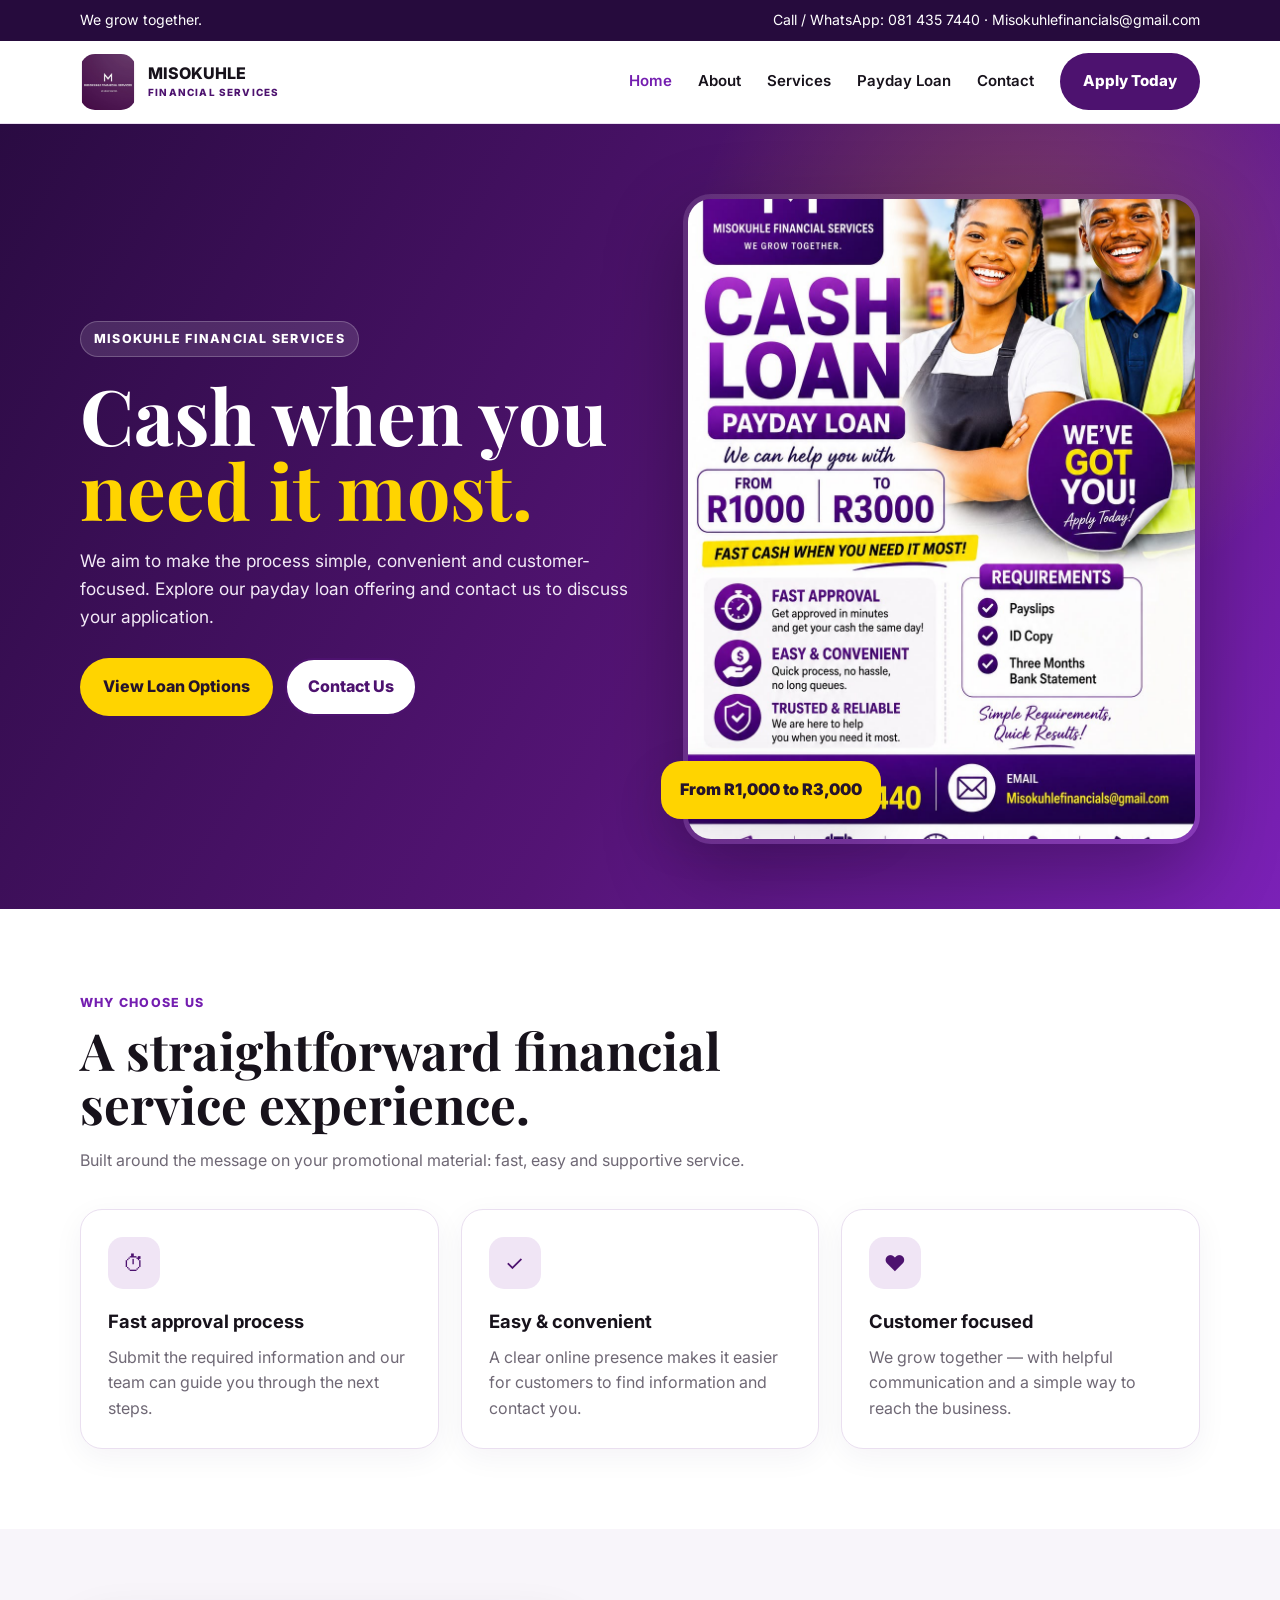
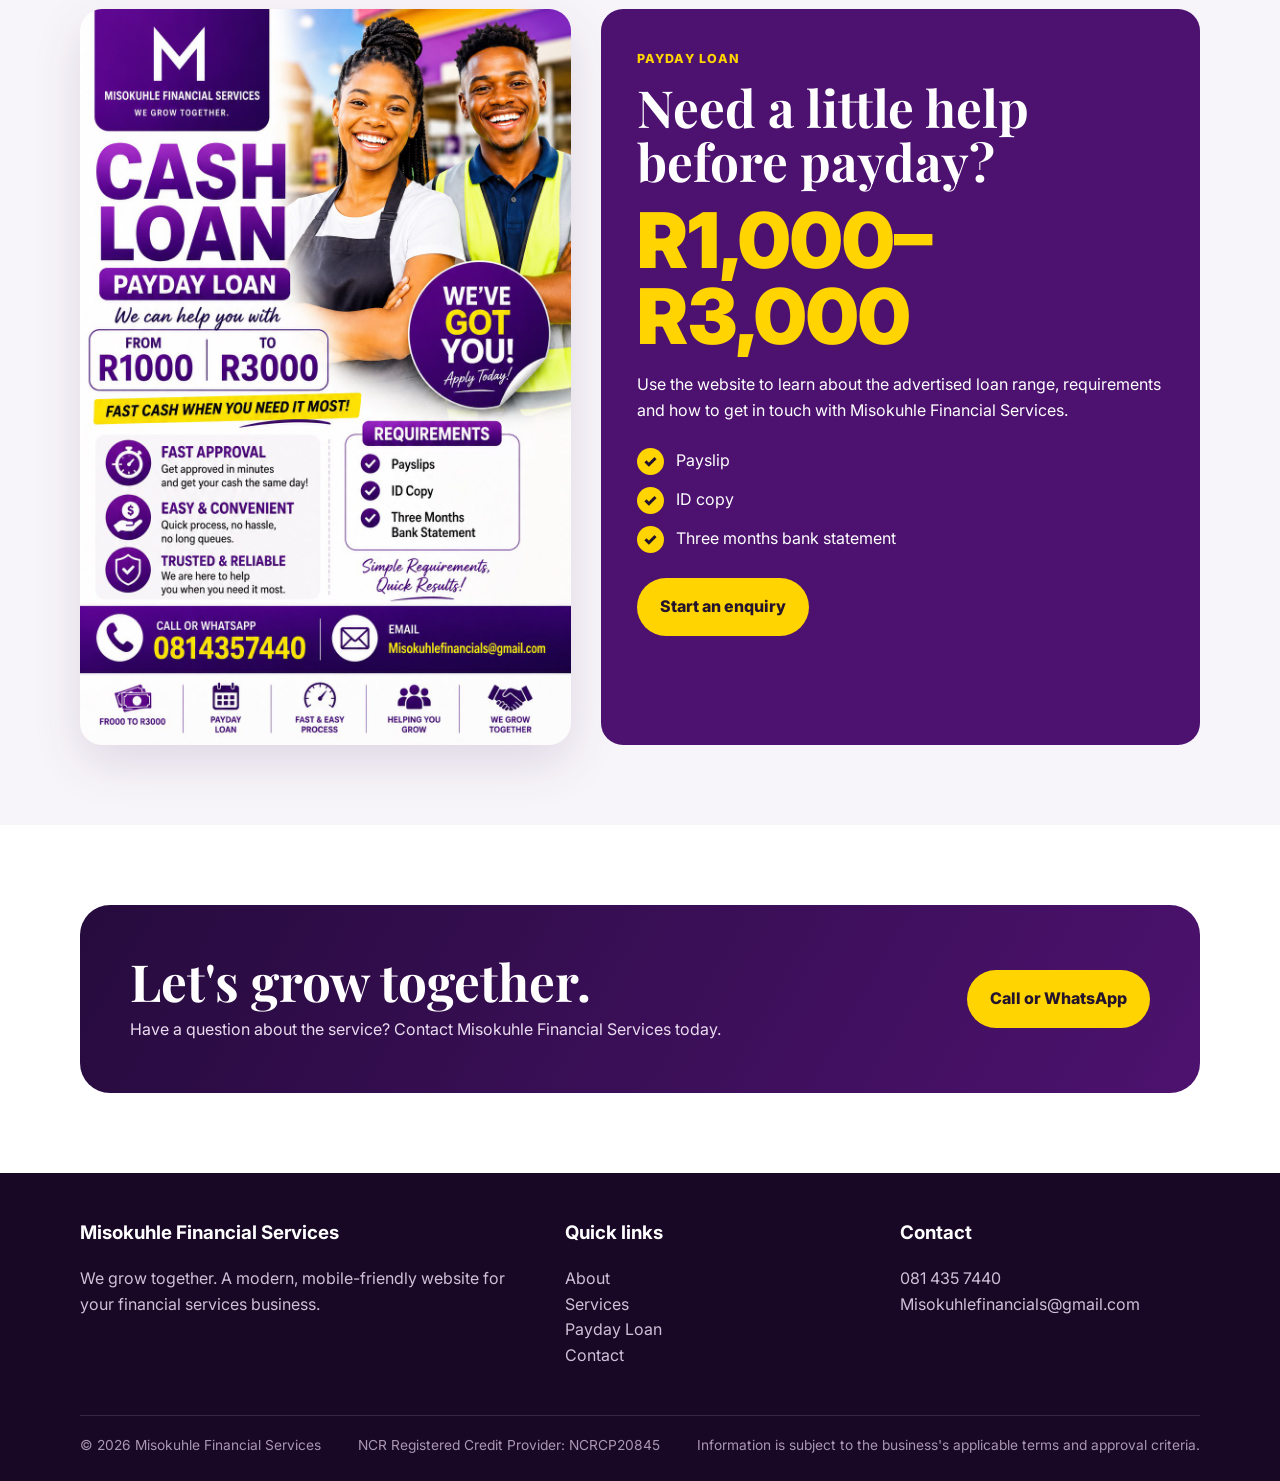
<file: index.html>
<!doctype html>
<html lang="en">
  <head>
<meta charset="utf-8">
    <meta name="viewport" content="width=device-width,initial-scale=1">
    <meta name="google-site-verification" content="XDMbJC_GPH2QNlP0ft5ZRGDHJkAx-Px9Sd1CQl7_Btw" />
<title>Misokuhle Financial Services | We Grow Together</title>
    
 <link rel="icon" type="image/x-icon" href="images/favicon.ico">
<link rel="icon" type="image/png" href="images/favicon.png">
    
<meta name="description" content="Misokuhle Financial Services — simple, convenient payday loan enquiries and customer support.">
<meta name="google-site-verification" content="72QOqhxww5GZtpNJKrFPRZSLm8J2vhiIyTwsrJIJx3A" />
  
<link rel="stylesheet" href="CSS/style.css">
</head><body>
<div class="topbar"><div class="container"><span>We grow together.</span><span>Call / WhatsApp: 081 435 7440 · Misokuhlefinancials@gmail.com</span></div></div>
<header class="navbar"><div class="container nav-inner">
<a class="brand" href="index.html"><img src="images/logo.jpg" alt="Misokuhle Financial Services logo"><span>MISOKUHLE<small>FINANCIAL SERVICES</small></span></a>
<button class="menu-btn" aria-label="Open menu" aria-expanded="false">☰</button>
<nav class="nav-links"><a class="active" href="index.html">Home</a><a href="about.html">About</a><a href="services.html">Services</a><a href="loans.html">Payday Loan</a><a href="contact.html">Contact</a><a class="btn btn-primary" href="apply.html">Apply Today</a></nav>
</div></header>

<main>
<section class="hero"><div class="container hero-grid">
<div>
<span class="eyebrow">Misokuhle Financial Services</span>
<h1>Cash when you <span>need it most.</span></h1>
<p>We aim to make the process simple, convenient and customer-focused. Explore our payday loan offering and contact us to discuss your application.</p>
<div class="hero-actions"><a class="btn btn-yellow" href="loans.html">View Loan Options</a><a class="btn btn-outline" href="contact.html">Contact Us</a></div>
</div>
<div class="hero-card"><img src="images/loan-flyer.jpg" alt="Misokuhle Financial Services payday loan promotional flyer"><div class="badge">From R1,000 to R3,000</div></div>
</div></section>

<section class="section"><div class="container">
<div class="section-head"><span class="kicker">Why choose us</span><h2>A straightforward financial service experience.</h2><p>Built around the message on your promotional material: fast, easy and supportive service.</p></div>
<div class="cards">
<div class="card"><div class="card-icon">⏱</div><h3>Fast approval process</h3><p>Submit the required information and our team can guide you through the next steps.</p></div>
<div class="card"><div class="card-icon">✓</div><h3>Easy & convenient</h3><p>A clear online presence makes it easier for customers to find information and contact you.</p></div>
<div class="card"><div class="card-icon">♥</div><h3>Customer focused</h3><p>We grow together — with helpful communication and a simple way to reach the business.</p></div>
</div>
</div></section>

<section class="section alt"><div class="container loan-grid">
<div class="loan-image"><img src="images/loan-flyer.jpg" alt="Payday loan promotional material"></div>
<div class="loan-box"><span class="kicker" style="color:#ffd400">Payday loan</span><h2>Need a little help before payday?</h2><div class="amount">R1,000–R3,000</div><p>Use the website to learn about the advertised loan range, requirements and how to get in touch with Misokuhle Financial Services.</p><div class="requirements">
<div><span class="check">✓</span><span>Payslip</span></div>
<div><span class="check">✓</span><span>ID copy</span></div>
<div><span class="check">✓</span><span>Three months bank statement</span></div>
</div><a class="btn btn-yellow" href="contact.html">Start an enquiry</a></div>
</div></section>

<section class="section"><div class="container"><div class="cta"><div><h2>Let's grow together.</h2><p>Have a question about the service? Contact Misokuhle Financial Services today.</p></div><a class="btn btn-yellow" href="contact.html">Call or WhatsApp</a></div></div></section>
</main>
<footer><div class="container"><div class="footer-grid">
<div><h3>Misokuhle Financial Services</h3><p>We grow together. A modern, mobile-friendly website for your financial services business.</p></div>
<div><h3>Quick links</h3><p><a href="about.html">About</a><br><a href="services.html">Services</a><br><a href="loans.html">Payday Loan</a><br><a href="contact.html">Contact</a></p></div>
<div><h3>Contact</h3><p><a href="tel:+27814357440">081 435 7440</a><br><a href="mailto:Misokuhlefinancials@gmail.com">Misokuhlefinancials@gmail.com</a></p></div>
</div><div class="footer-bottom">
  <span>© 2026 Misokuhle Financial Services</span>
   <span>NCR Registered Credit Provider: NCRCP20845</span>
  
  <span>Information is subject to the business's applicable terms and approval criteria.</span></div></div></footer>
<script src="script.js"></script></body></html>
</file>
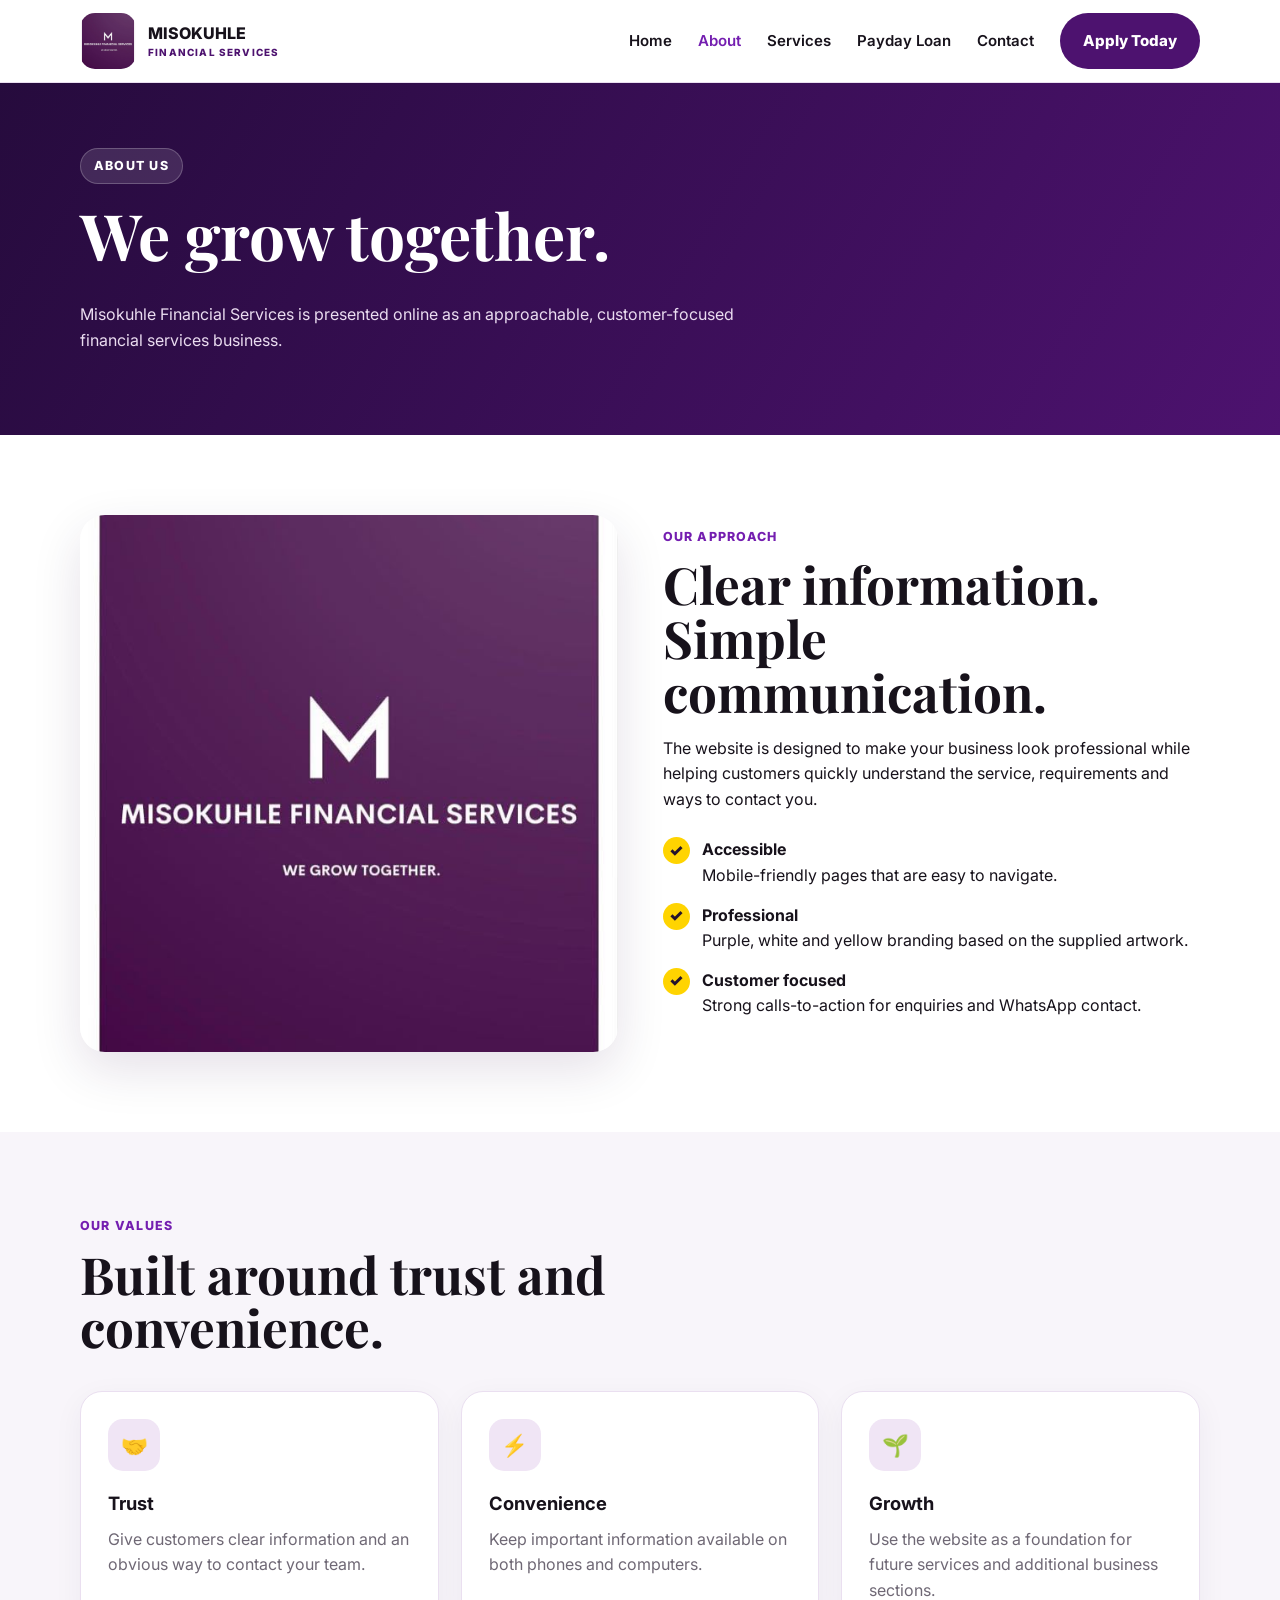
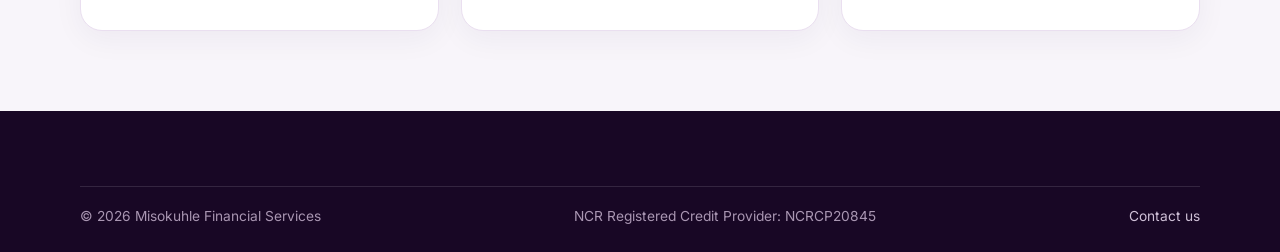
<file: about.html>
<!doctype html>
<html lang="en"><head><meta charset="utf-8"><meta name="viewport" content="width=device-width,initial-scale=1">
  <title>About | Misokuhle Financial Services</title>
  <link rel="icon" href="images/favicon.png">
  <link rel="stylesheet" href="CSS/style.css"></head><body>
<header class="navbar"><div class="container nav-inner"><a class="brand" href="index.html"><img src="images/logo.jpg" alt="Misokuhle Financial Services logo"><span>MISOKUHLE<small>FINANCIAL SERVICES</small></span></a><button class="menu-btn" aria-label="Open menu" aria-expanded="false">☰</button><nav class="nav-links"><a href="index.html">Home</a><a class="active" href="about.html">About</a><a href="services.html">Services</a><a href="loans.html">Payday Loan</a><a href="contact.html">Contact</a><a class="btn btn-primary" href="apply.html">Apply Today</a></nav></div></header>
<section class="page-hero"><div class="container"><span class="eyebrow">About us</span><h1>We grow together.</h1><p>Misokuhle Financial Services is presented online as an approachable, customer-focused financial services business.</p></div></section>
<section class="section"><div class="container about-grid"><div class="about-photo"><img src="images/logo.jpg" alt="Misokuhle Financial Services branding"></div><div><span class="kicker">Our approach</span><h2>Clear information. Simple communication.</h2><p>The website is designed to make your business look professional while helping customers quickly understand the service, requirements and ways to contact you.</p><ul class="list"><li><span class="check">✓</span><div><strong>Accessible</strong> Mobile-friendly pages that are easy to navigate.</div></li><li><span class="check">✓</span><div><strong>Professional</strong> Purple, white and yellow branding based on the supplied artwork.</div></li><li><span class="check">✓</span><div><strong>Customer focused</strong> Strong calls-to-action for enquiries and WhatsApp contact.</div></li></ul></div></div></section>
<section class="section alt"><div class="container"><div class="section-head"><span class="kicker">Our values</span><h2>Built around trust and convenience.</h2></div><div class="cards"><div class="card"><div class="card-icon">🤝</div><h3>Trust</h3><p>Give customers clear information and an obvious way to contact your team.</p></div><div class="card"><div class="card-icon">⚡</div><h3>Convenience</h3><p>Keep important information available on both phones and computers.</p></div><div class="card"><div class="card-icon">🌱</div><h3>Growth</h3><p>Use the website as a foundation for future services and additional business sections.</p></div></div></div></section>
<footer>
  <div class="container">
    <div class="footer-bottom">
      <span>© 2026 Misokuhle Financial Services</span>
      <span>NCR Registered Credit Provider: NCRCP20845</span>
      <span><a href="contact.html">Contact us</a></span>
    </div>
  </div>
</footer><script src="script.js"></script>
</body>
</html>
</file>
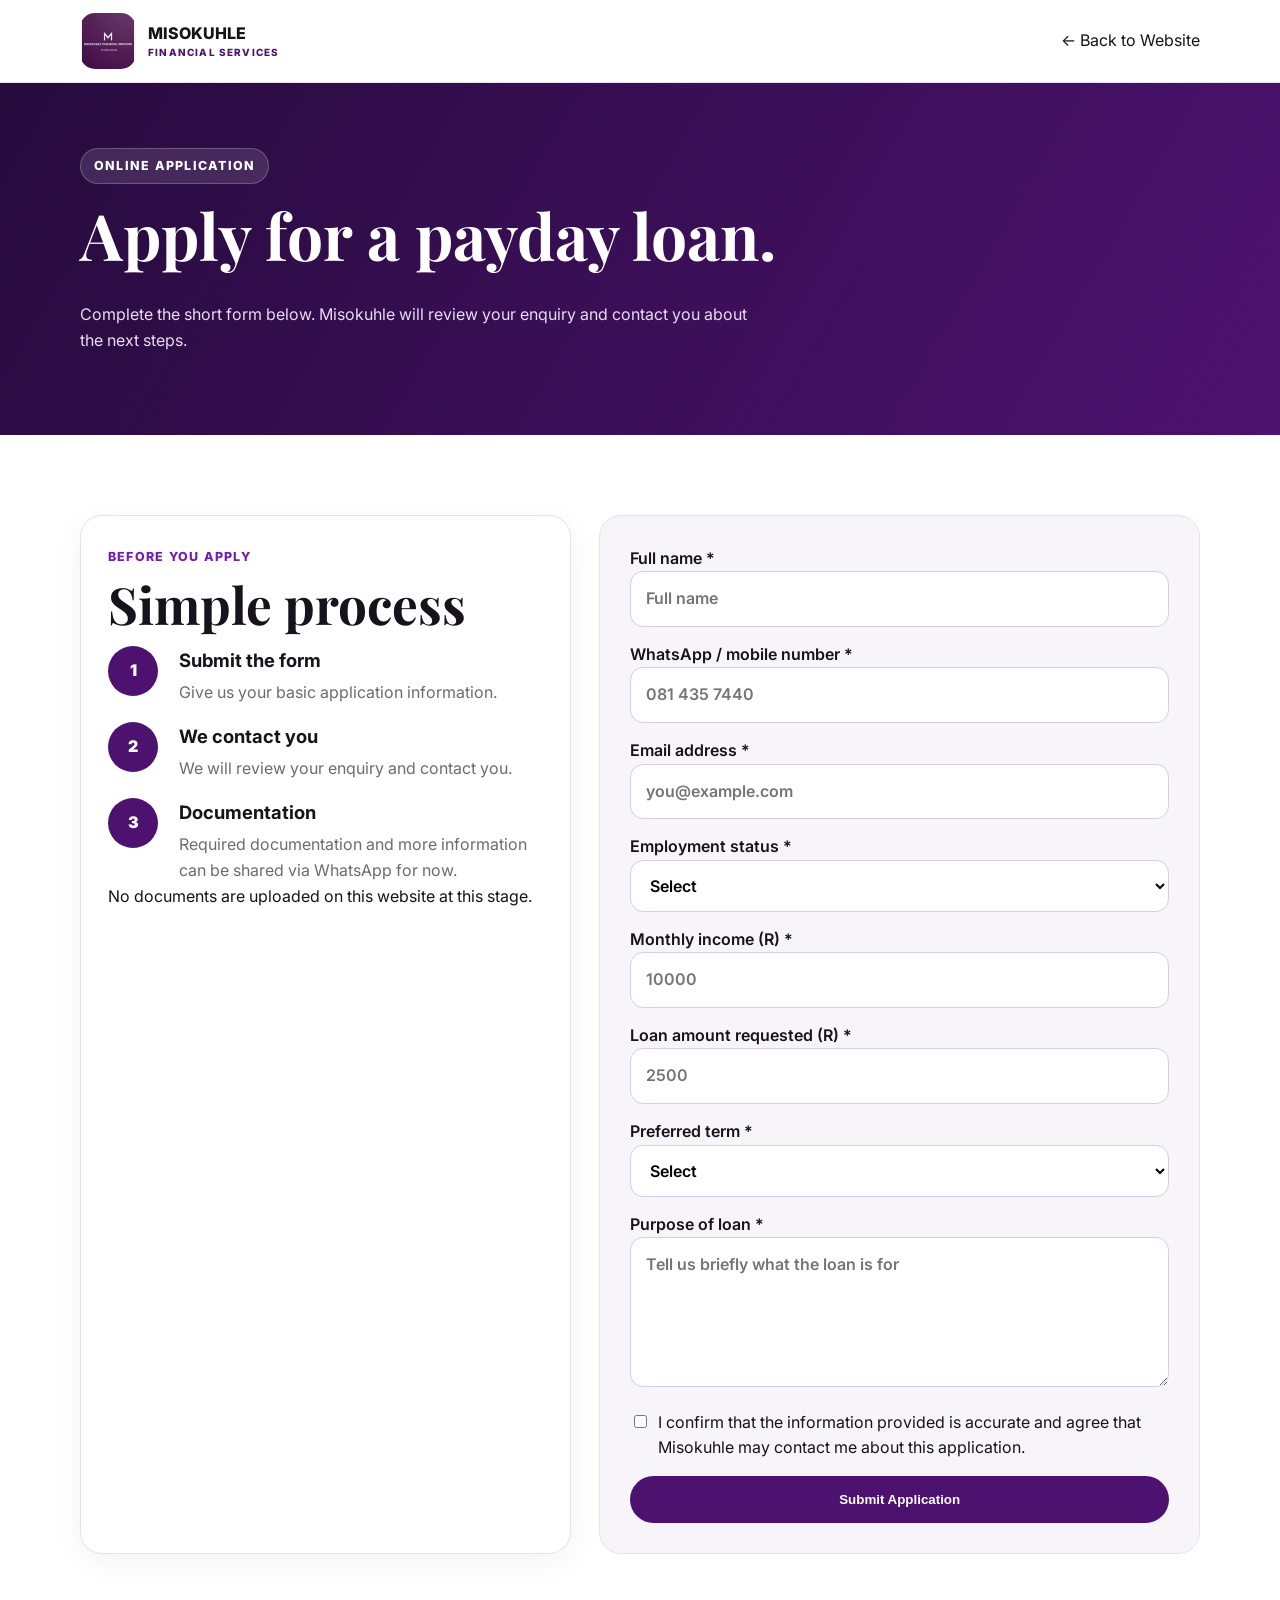
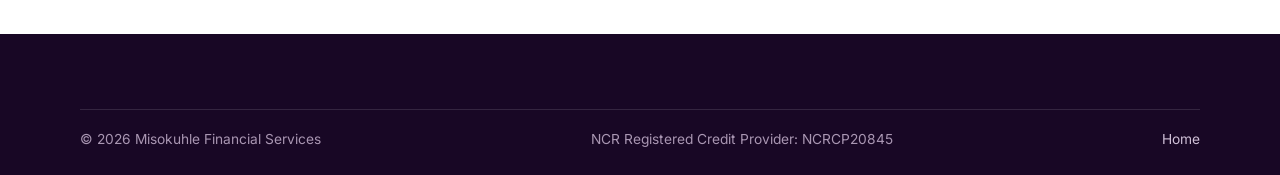
<file: apply.html>
<!doctype html><html lang="en"><head><meta charset="utf-8"><meta name="viewport" content="width=device-width,initial-scale=1">
  <title>Apply Online | Misokuhle Financial Services</title>
 <link rel="icon" href="images/favicon.png">
  <link rel="stylesheet" href="CSS/style.css"></head><body>
<header class="navbar"><div class="container nav-inner"><a class="brand" href="index.html"><img src="images/logo.jpg" alt="Misokuhle Financial Services logo"><span>MISOKUHLE<small>FINANCIAL SERVICES</small></span></a><a href="index.html">← Back to Website</a></div></header>
<section class="page-hero"><div class="container"><span class="eyebrow">Online application</span><h1>Apply for a payday loan.</h1><p>Complete the short form below. Misokuhle will review your enquiry and contact you about the next steps.</p></div></section>
<section class="section"><div class="container contact-grid"><div class="card"><span class="kicker">Before you apply</span><h2>Simple process</h2><div class="steps"><div class="step"><div><h3>Submit the form</h3><p>Give us your basic application information.</p></div></div><div class="step"><div><h3>We contact you</h3><p>We will review your enquiry and contact you.</p></div></div><div class="step"><div><h3>Documentation</h3><p>Required documentation and more information can be shared via WhatsApp for now.</p></div></div></div><div class="notice">No documents are uploaded on this website at this stage.</div></div>
<div class="contact-card"><form id="applicationForm" class="form"><label>Full name *<input required name="name" placeholder="Full name"></label><label>WhatsApp / mobile number *<input required name="phone" placeholder="081 435 7440"></label><label>Email address *<input required type="email" name="email" placeholder="you@example.com"></label><label>Employment status *<select required name="employment"><option value="">Select</option><option>Employed</option><option>Self-employed</option><option>Other</option></select></label><label>Monthly income (R) *<input required type="number" min="0" name="income" placeholder="10000"></label><label>Loan amount requested (R) *<input required type="number" min="1000" max="3000" step="100" name="amount" placeholder="2500"></label><label>Preferred term *<select required name="term"><option value="">Select</option><option>1 month</option><option>2 months</option><option>3 months</option><option>6 months</option></select></label><label>Purpose of loan *<textarea required name="purpose" placeholder="Tell us briefly what the loan is for"></textarea></label><label class="consent"><input required type="checkbox"> I confirm that the information provided is accurate and agree that Misokuhle may contact me about this application.</label><button class="btn btn-primary" type="submit">Submit Application</button></form><div id="submitted" class="success" style="display:none"><h2>Application received</h2><p>Your reference is <strong id="ref"></strong>.</p><p>Please continue on WhatsApp so the team can guide you on documentation and next steps.</p><a id="wa" class="btn btn-yellow" target="_blank" rel="noopener">Continue on WhatsApp</a><p class="small-note">The application has been sent to Misokuhle Financial Services. Please continue on WhatsApp for the next steps.</p></div></div></div></section>
<footer>
  <div class="container">
    <div class="footer-bottom">
      <span>© 2026 Misokuhle Financial Services</span>
      <span>NCR Registered Credit Provider: NCRCP20845</span>
      <span><a href="index.html">Home</a></span>
    </div>
  </div>
</footer>
  <script src="apply.js"></script><script src="script.js"></script>
</body>
</html>
</file>
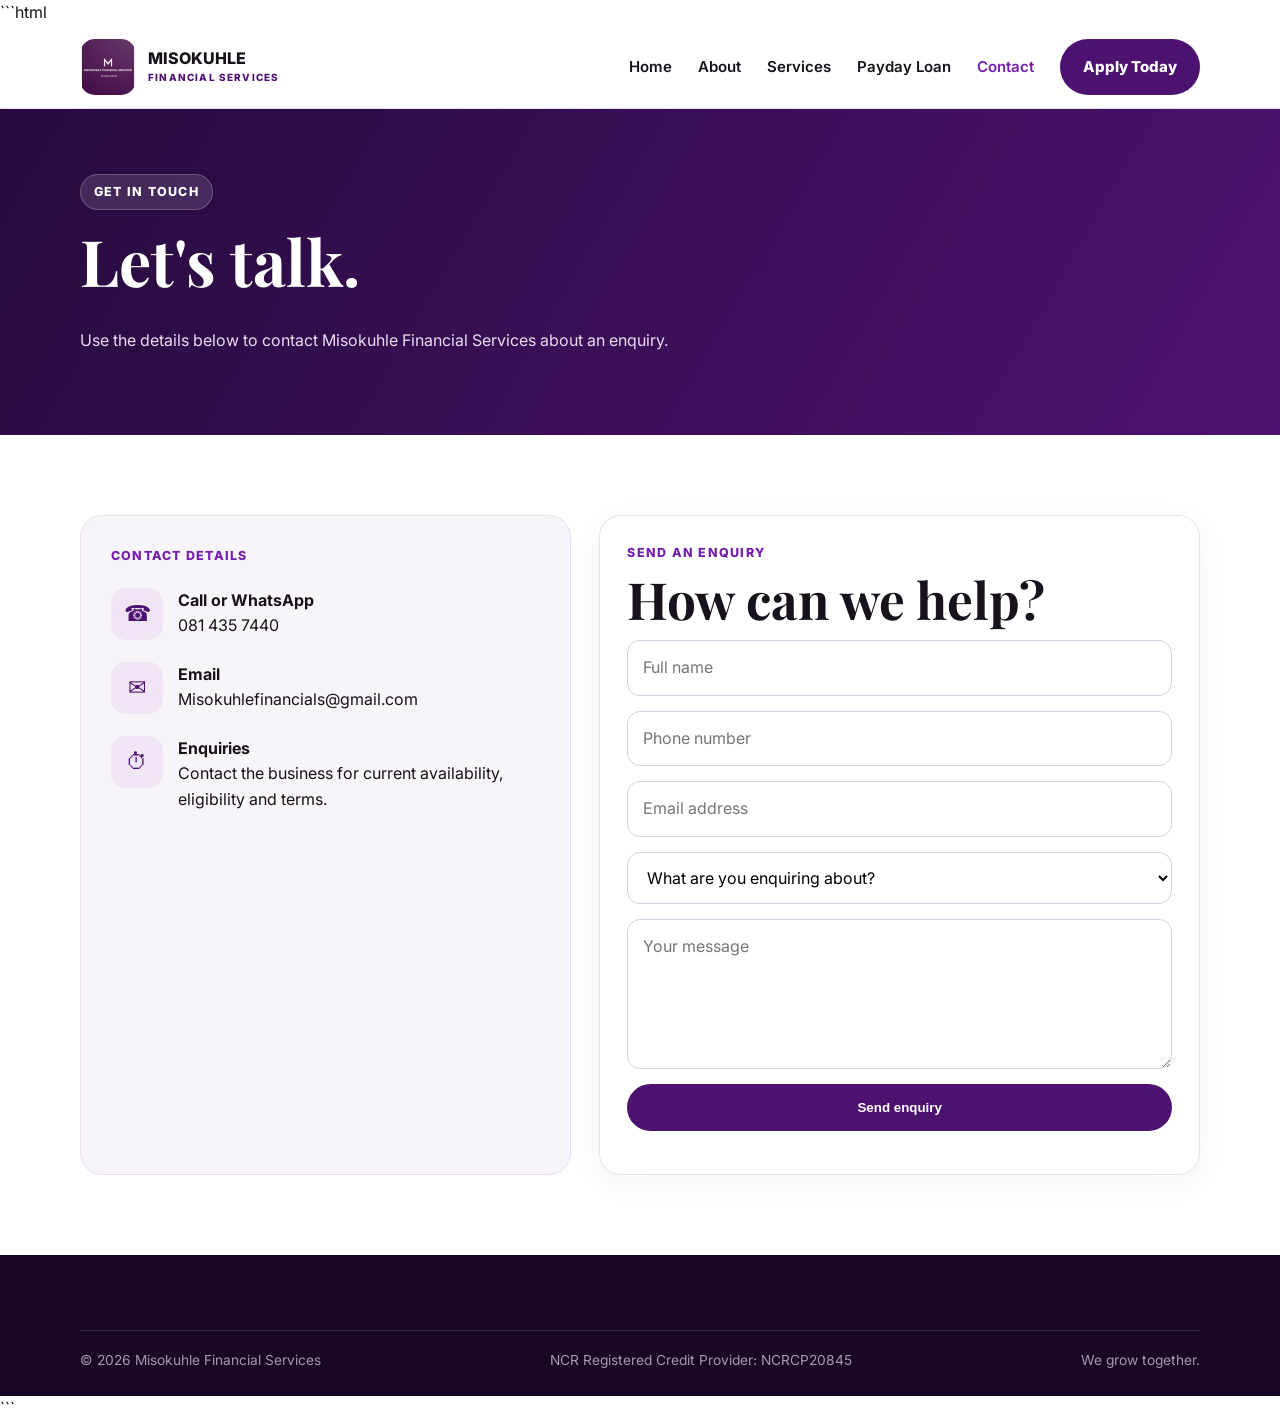
<file: contact.html>
```html
<!doctype html>
<html lang="en">
<head>
  <meta charset="utf-8">
  <meta name="viewport" content="width=device-width,initial-scale=1">
  <title>Contact | Misokuhle Financial Services</title>
  <link rel="icon" href="images/favicon.png">
  <link rel="stylesheet" href="CSS/style.css">
</head>

<body>

<header class="navbar">
  <div class="container nav-inner">
    <a class="brand" href="index.html">
      <img src="images/logo.jpg" alt="Misokuhle Financial Services logo">
      <span>MISOKUHLE<small>FINANCIAL SERVICES</small></span>
    </a>

    <button class="menu-btn" aria-label="Open menu" aria-expanded="false">☰</button>

    <nav class="nav-links">
      <a href="index.html">Home</a>
      <a href="about.html">About</a>
      <a href="services.html">Services</a>
      <a href="loans.html">Payday Loan</a>
      <a class="active" href="contact.html">Contact</a>
      <a class="btn btn-primary" href="apply.html">Apply Today</a>
    </nav>
  </div>
</header>

<section class="page-hero">
  <div class="container">
    <span class="eyebrow">Get in touch</span>
    <h1>Let's talk.</h1>
    <p>Use the details below to contact Misokuhle Financial Services about an enquiry.</p>
  </div>
</section>

<section class="section">
  <div class="container contact-grid">

    <div class="contact-card">
      <span class="kicker">Contact details</span>

      <div class="contact-item">
        <div class="card-icon">☎</div>
        <div>
          <strong>Call or WhatsApp</strong><br>
          <a href="tel:+27814357440">081 435 7440</a>
        </div>
      </div>

      <div class="contact-item">
        <div class="card-icon">✉</div>
        <div>
          <strong>Email</strong><br>
          <a href="mailto:Misokuhlefinancials@gmail.com">Misokuhlefinancials@gmail.com</a>
        </div>
      </div>

      <div class="contact-item">
        <div class="card-icon">⏱</div>
        <div>
          <strong>Enquiries</strong><br>
          Contact the business for current availability, eligibility and terms.
        </div>
      </div>
    </div>

    <div class="card">
      <span class="kicker">Send an enquiry</span>
      <h2>How can we help?</h2>

      <form
        class="form"
        action="https://formsubmit.co/Misokuhlefinancials@gmail.com"
        method="POST"
      >

        <input
          type="hidden"
          name="_subject"
          value="New Website Enquiry - Misokuhle Financial Services"
        >

        <input
          type="hidden"
          name="_template"
          value="table"
        >

        <input
          type="hidden"
          name="_captcha"
          value="false"
        >

        <input
          required
          name="name"
          placeholder="Full name"
        >

        <input
          required
          type="tel"
          name="phone"
          placeholder="Phone number"
        >

        <input
          required
          type="email"
          name="email"
          placeholder="Email address"
        >

        <select required name="enquiry">
          <option value="">What are you enquiring about?</option>
          <option value="Payday loan">Payday loan</option>
          <option value="General information">General information</option>
          <option value="Other">Other</option>
        </select>

        <textarea
          required
          name="message"
          placeholder="Your message"
        ></textarea>

        <button class="btn btn-primary" type="submit">
          Send enquiry
        </button>

      </form>
    </div>

  </div>
</section>

<footer>
  <div class="container">
    <div class="footer-bottom">
      <span>© 2026 Misokuhle Financial Services</span>
      <span>NCR Registered Credit Provider: NCRCP20845</span>
      <span>We grow together.</span>
    </div>
  </div>
</footer>

<script src="script.js"></script>

</body>
</html>
```
</file>
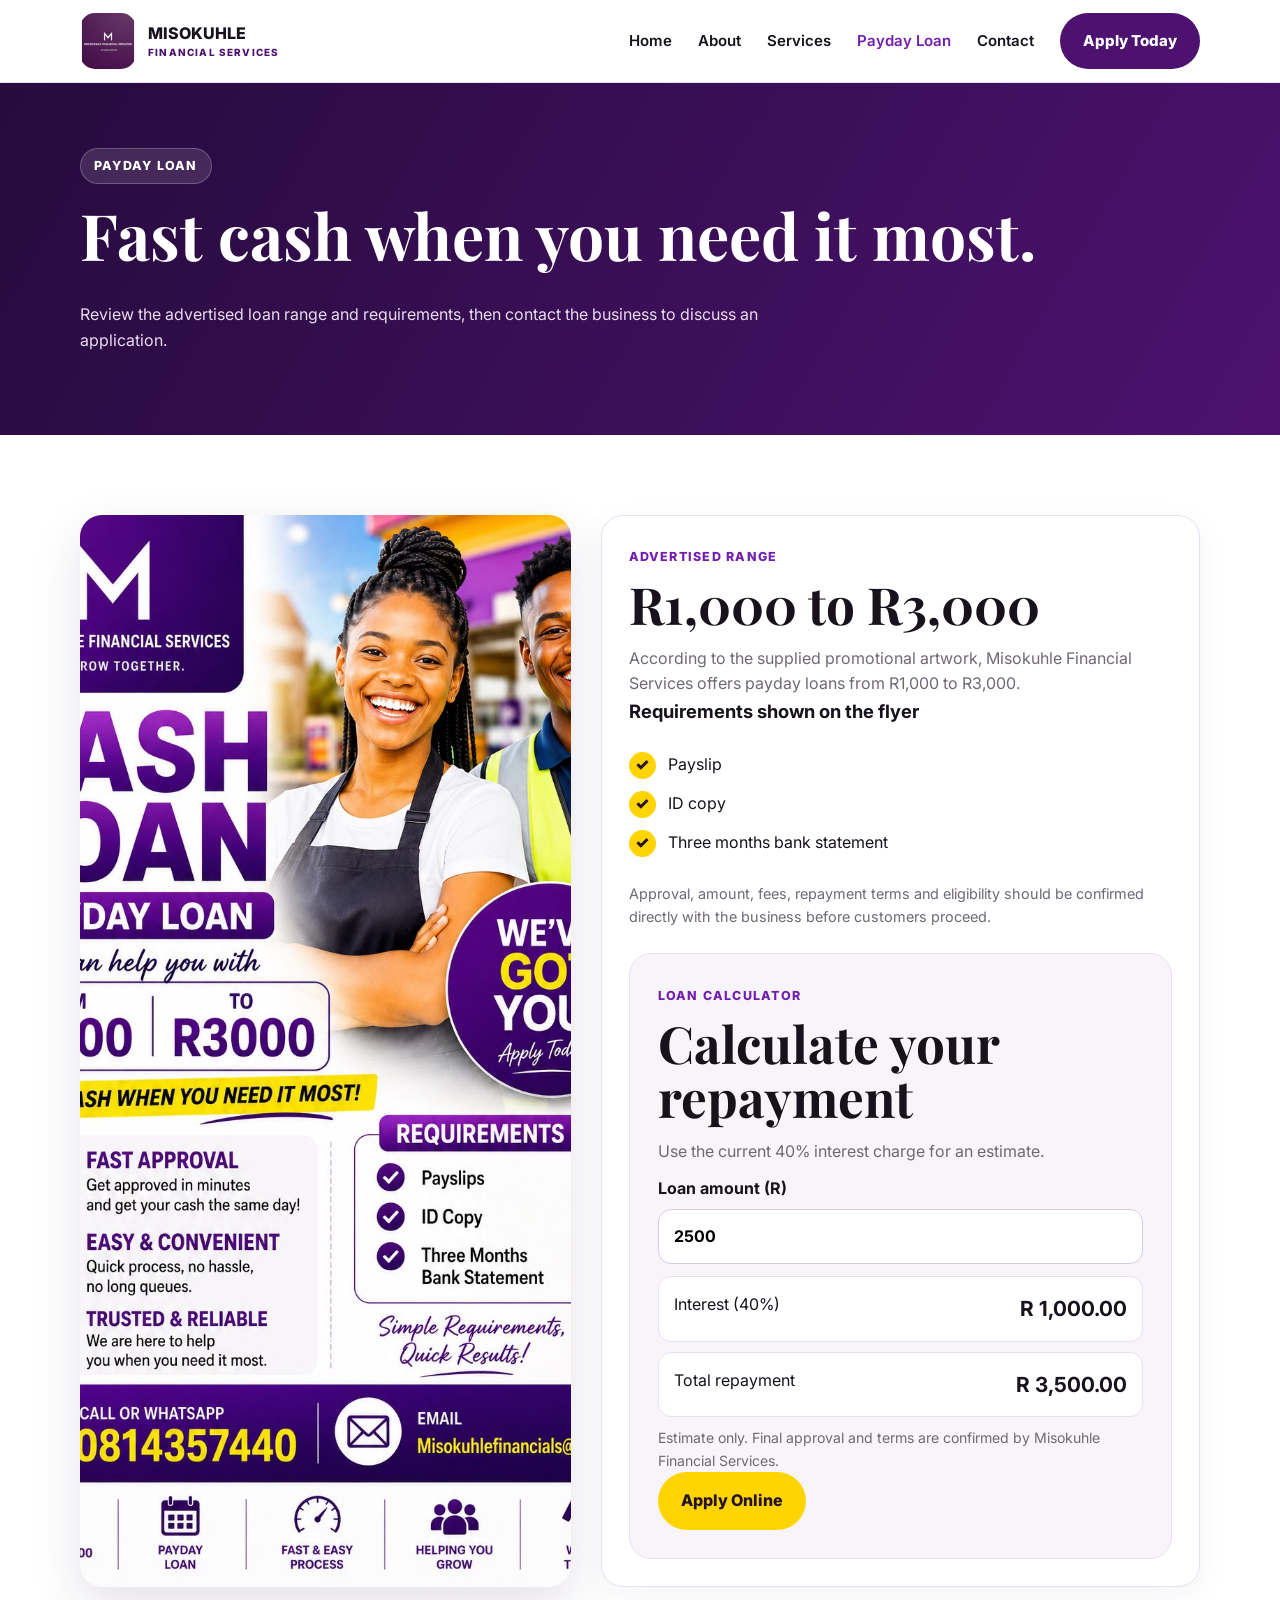
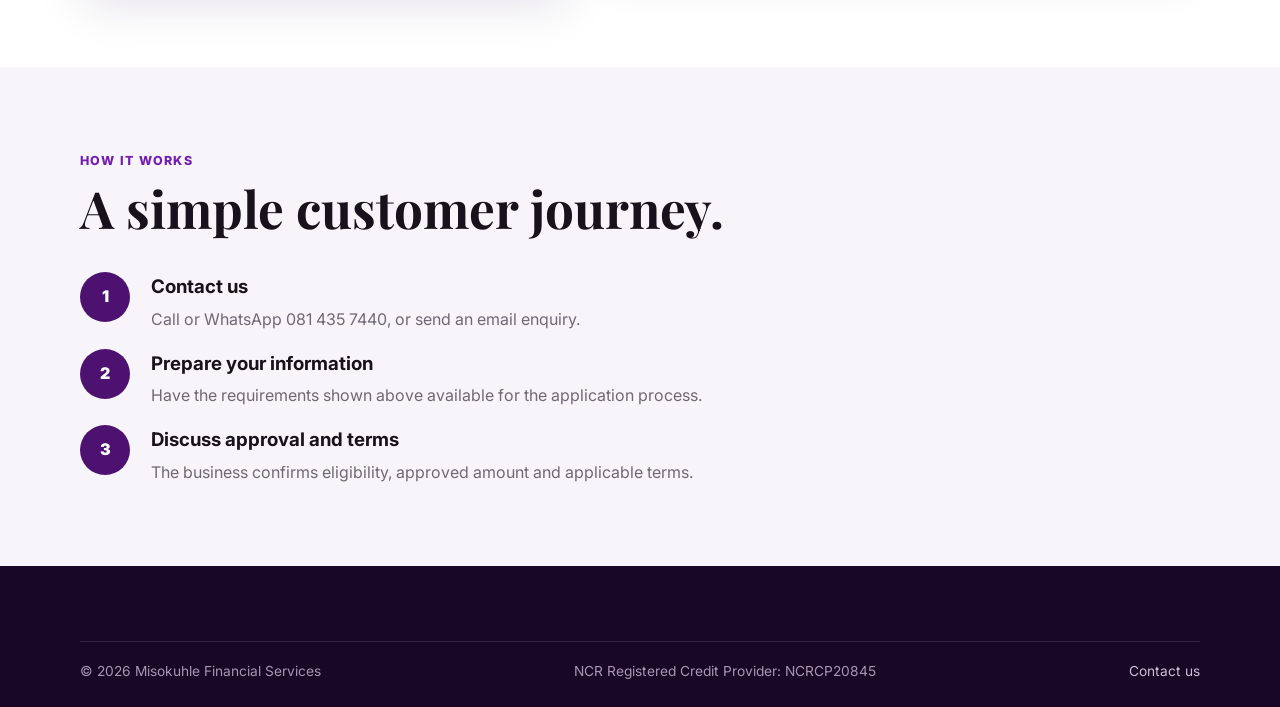
<file: loans.html>
<!doctype html>
<html lang="en"><head><meta charset="utf-8"><meta name="viewport" content="width=device-width,initial-scale=1">
  <title>Payday Loan | Misokuhle Financial Services</title>
  <link rel="icon" href="images/favicon.png">
  <link rel="stylesheet" href="CSS/style.css"></head><body>
<header class="navbar"><div class="container nav-inner"><a class="brand" href="index.html"><img src="images/logo.jpg" alt="Misokuhle Financial Services logo"><span>MISOKUHLE<small>FINANCIAL SERVICES</small></span></a><button class="menu-btn" aria-label="Open menu" aria-expanded="false">☰</button><nav class="nav-links"><a href="index.html">Home</a><a href="about.html">About</a><a href="services.html">Services</a><a class="active" href="loans.html">Payday Loan</a><a href="contact.html">Contact</a><a class="btn btn-primary" href="apply.html">Apply Today</a></nav></div></header>
<section class="page-hero"><div class="container"><span class="eyebrow">Payday loan</span><h1>Fast cash when you need it most.</h1><p>Review the advertised loan range and requirements, then contact the business to discuss an application.</p></div></section>
<section class="section"><div class="container loan-grid"><div class="loan-image"><img src="images/loan-flyer.jpg" alt="Misokuhle payday loan flyer"></div><div class="card"><span class="kicker">Advertised range</span><h2>R1,000 to R3,000</h2><p>According to the supplied promotional artwork, Misokuhle Financial Services offers payday loans from R1,000 to R3,000.</p><h3>Requirements shown on the flyer</h3><div class="requirements"><div><span class="check">✓</span><span>Payslip</span></div><div><span class="check">✓</span><span>ID copy</span></div><div><span class="check">✓</span><span>Three months bank statement</span></div></div><p style="color:var(--muted);font-size:.9rem">Approval, amount, fees, repayment terms and eligibility should be confirmed directly with the business before customers proceed.</p><div class="calculator-box" id="calculator"><span class="kicker">Loan calculator</span><h2>Calculate your repayment</h2><p>Use the current 40% interest charge for an estimate.</p><label>Loan amount (R)<input id="loanAmount" type="number" min="1000" max="3000" step="100" value="2500"></label><div class="calc-result"><span>Interest (40%)</span><strong id="interestAmount">R1,000.00</strong></div><div class="calc-result"><span>Total repayment</span><strong id="totalAmount">R3,500.00</strong></div><p class="small-note">Estimate only. Final approval and terms are confirmed by Misokuhle Financial Services.</p><a class="btn btn-yellow" href="apply.html">Apply Online</a></div></div></div></section>
<section class="section alt"><div class="container"><div class="section-head"><span class="kicker">How it works</span><h2>A simple customer journey.</h2></div><div class="steps"><div class="step"><div><h3>Contact us</h3><p>Call or WhatsApp 081 435 7440, or send an email enquiry.</p></div></div><div class="step"><div><h3>Prepare your information</h3><p>Have the requirements shown above available for the application process.</p></div></div><div class="step"><div><h3>Discuss approval and terms</h3><p>The business confirms eligibility, approved amount and applicable terms.</p></div></div></div></div></section>
<footer>
  <div class="container">
    <div class="footer-bottom">
      <span>© 2026 Misokuhle Financial Services</span>
       <span>NCR Registered Credit Provider: NCRCP20845</span>
      <span><a href="contact.html">Contact us</a></span>
    </div>
  </div>
</footer>
  <script src="calculator.js"></script><script src="script.js"></script>
</body>
</html>
</file>
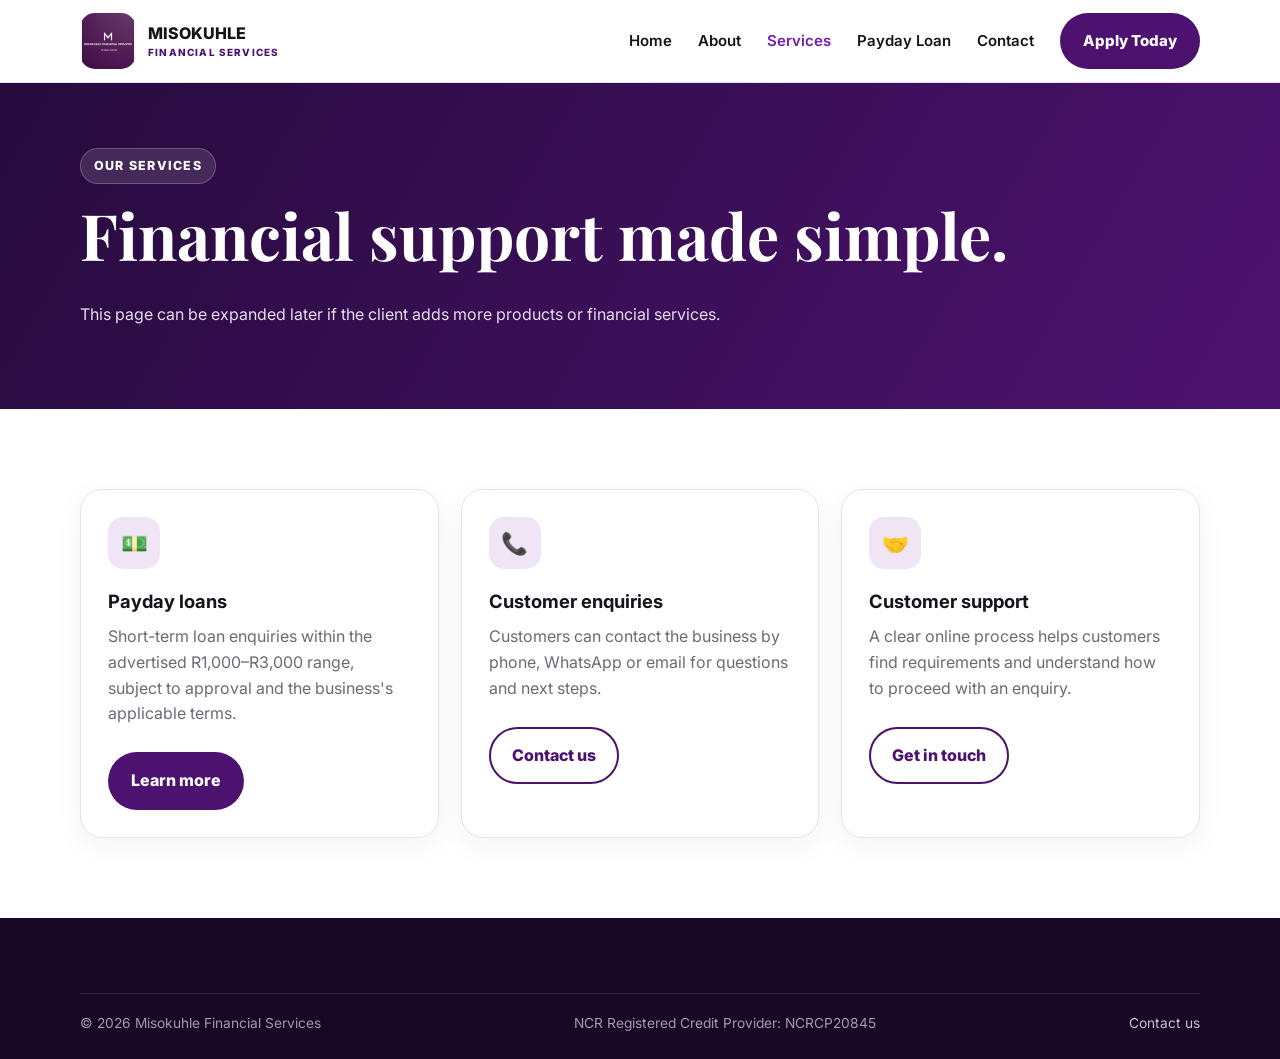
<file: services.html>
<!doctype html>
<html lang="en"><head><meta charset="utf-8"><meta name="viewport" content="width=device-width,initial-scale=1">
  <title>Services | Misokuhle Financial Services</title>
 <link rel="icon" href="images/favicon.png">
  <link rel="stylesheet" href="CSS/style.css"></head><body>
<header class="navbar"><div class="container nav-inner"><a class="brand" href="index.html"><img src="images/logo.jpg" alt="Misokuhle Financial Services logo"><span>MISOKUHLE<small>FINANCIAL SERVICES</small></span></a><button class="menu-btn" aria-label="Open menu" aria-expanded="false">☰</button><nav class="nav-links"><a href="index.html">Home</a><a href="about.html">About</a><a class="active" href="services.html">Services</a><a href="loans.html">Payday Loan</a><a href="contact.html">Contact</a><a class="btn btn-primary" href="apply.html">Apply Today</a></nav></div></header>
<section class="page-hero"><div class="container"><span class="eyebrow">Our services</span><h1>Financial support made simple.</h1><p>This page can be expanded later if the client adds more products or financial services.</p></div></section>
<section class="section"><div class="container"><div class="cards">
<div class="card"><div class="card-icon">💵</div><h3>Payday loans</h3><p>Short-term loan enquiries within the advertised R1,000–R3,000 range, subject to approval and the business's applicable terms.</p><br><a class="btn btn-primary" href="loans.html">Learn more</a></div>
<div class="card"><div class="card-icon">📞</div><h3>Customer enquiries</h3><p>Customers can contact the business by phone, WhatsApp or email for questions and next steps.</p><br><a class="btn btn-outline" href="contact.html">Contact us</a></div>
<div class="card"><div class="card-icon">🤝</div><h3>Customer support</h3><p>A clear online process helps customers find requirements and understand how to proceed with an enquiry.</p><br><a class="btn btn-outline" href="contact.html">Get in touch</a></div>
</div></div></section>
<footer>
  <div class="container">
    <div class="footer-bottom">
      <span>© 2026 Misokuhle Financial Services</span>
       <span>NCR Registered Credit Provider: NCRCP20845</span>
      <span><a href="contact.html">Contact us</a></span>
    </div>
  </div>
</footer>
  <script src="script.js"></script>
</body>
</html>
</file>
<file: CSS/style.css>
@import url('https://fonts.googleapis.com/css2?family=Inter:wght@400;500;600;700;800&family=Playfair+Display:wght@600;700&display=swap');

:root{
  --purple:#4d126f;
  --purple-dark:#260b3d;
  --purple-soft:#741eb0;
  --yellow:#ffd400;
  --ink:#17121b;
  --muted:#6f6875;
  --white:#fff;
  --light:#f8f5fa;
  --line:#eadff0;
  --shadow:0 18px 50px rgba(45,10,65,.12);
  --radius:22px;
}
*{box-sizing:border-box}
html{scroll-behavior:smooth}
body{
  margin:0;
  color:var(--ink);
  background:#fff;
  font-family:Inter,Arial,sans-serif;
  line-height:1.6;
}
img{max-width:100%;display:block}
a{text-decoration:none;color:inherit}
.container{width:min(1120px,92%);margin:auto}
.topbar{
  background:var(--purple-dark);
  color:#fff;
  font-size:.88rem;
}
.topbar .container{display:flex;justify-content:space-between;gap:20px;padding:9px 0}
.navbar{
  position:sticky;top:0;z-index:50;background:rgba(255,255,255,.96);
  backdrop-filter:blur(10px);border-bottom:1px solid var(--line)
}
.nav-inner{min-height:82px;display:flex;align-items:center;justify-content:space-between;gap:30px}
.brand{display:flex;align-items:center;gap:12px;font-weight:800}
.brand img{width:56px;height:56px;border-radius:15px;object-fit:cover}
.brand span{line-height:1.05}
.brand small{display:block;font-size:.62rem;letter-spacing:.12em;color:var(--purple);margin-top:5px}
.nav-links{display:flex;align-items:center;gap:26px;font-weight:600;font-size:.94rem}
.nav-links a:hover,.nav-links a.active{color:var(--purple-soft)}
.menu-btn{display:none;border:0;background:var(--purple);color:#fff;border-radius:12px;padding:10px 12px;font-size:1.1rem}
.btn{
  display:inline-flex;align-items:center;justify-content:center;gap:9px;
  padding:14px 21px;border-radius:999px;font-weight:800;border:2px solid transparent;
  transition:.2s ease;cursor:pointer
}
.btn-primary{background:var(--purple);color:#fff}
.btn-primary:hover{background:var(--purple-dark);transform:translateY(-1px)}
.btn-yellow{background:var(--yellow);color:#24132c}
.btn-outline{border-color:var(--purple);color:var(--purple);background:#fff}
.hero{
  background:
    radial-gradient(circle at 80% 20%, rgba(255,212,0,.22), transparent 28%),
    linear-gradient(120deg,#2a0b42 0%,#541475 56%,#7b21b7 100%);
  color:#fff;padding:70px 0 65px;overflow:hidden
}
.hero-grid{display:grid;grid-template-columns:1.03fr .97fr;align-items:center;gap:55px}
.eyebrow{display:inline-block;background:rgba(255,255,255,.12);border:1px solid rgba(255,255,255,.22);padding:7px 13px;border-radius:999px;font-size:.78rem;font-weight:800;letter-spacing:.1em;text-transform:uppercase}
.hero h1{font-family:"Playfair Display",serif;font-size:clamp(2.8rem,6vw,5.4rem);line-height:.98;margin:20px 0 20px}
.hero h1 span{color:var(--yellow)}
.hero p{font-size:1.08rem;max-width:590px;color:#f3eaf7}
.hero-actions{display:flex;gap:12px;flex-wrap:wrap;margin-top:28px}
.hero-card{position:relative}
.hero-card img{width:100%;max-height:650px;object-fit:cover;border-radius:28px;box-shadow:0 30px 80px rgba(0,0,0,.3);border:5px solid rgba(255,255,255,.12)}
.badge{
  position:absolute;left:-22px;bottom:25px;background:var(--yellow);color:#24132c;
  border-radius:20px;padding:16px 19px;font-weight:900;box-shadow:var(--shadow)
}
.section{padding:80px 0}
.section.alt{background:var(--light)}
.section-head{max-width:700px;margin-bottom:36px}
.kicker{color:var(--purple-soft);font-weight:800;letter-spacing:.1em;text-transform:uppercase;font-size:.78rem}
.section h2{font-family:"Playfair Display",serif;font-size:clamp(2rem,4vw,3.3rem);line-height:1.05;margin:10px 0 14px}
.section-head p{color:var(--muted)}
.cards{display:grid;grid-template-columns:repeat(3,1fr);gap:22px}
.card{
  background:#fff;border:1px solid var(--line);border-radius:var(--radius);padding:27px;
  box-shadow:0 8px 30px rgba(49,12,69,.05)
}
.card-icon{width:52px;height:52px;display:grid;place-items:center;border-radius:15px;background:#f0e5f5;color:var(--purple);font-size:1.35rem;margin-bottom:18px}
.card h3{margin:0 0 8px;font-size:1.15rem}
.card p{color:var(--muted);margin:0}
.loan-grid{display:grid;grid-template-columns:.9fr 1.1fr;gap:30px;align-items:stretch}
.loan-image{border-radius:var(--radius);overflow:hidden;box-shadow:var(--shadow);background:#eee}
.loan-image img{height:100%;width:100%;object-fit:cover}
.loan-box{background:var(--purple);color:#fff;border-radius:var(--radius);padding:36px}
.amount{font-size:clamp(2.8rem,6vw,4.8rem);font-weight:900;line-height:1;color:var(--yellow);margin:10px 0}
.requirements{display:grid;gap:12px;margin:25px 0}
.requirements div{display:flex;gap:12px;align-items:flex-start}
.check{width:27px;height:27px;flex:0 0 27px;border-radius:50%;display:grid;place-items:center;background:var(--yellow);color:#24132c;font-weight:900}
.steps{counter-reset:step;display:grid;gap:16px}
.step{display:grid;grid-template-columns:55px 1fr;gap:16px;align-items:start}
.step:before{counter-increment:step;content:counter(step);width:50px;height:50px;border-radius:50%;background:var(--purple);color:#fff;display:grid;place-items:center;font-weight:900}
.step h3{margin:0 0 5px}.step p{margin:0;color:var(--muted)}
.cta{background:linear-gradient(120deg,var(--purple-dark),var(--purple));color:#fff;border-radius:30px;padding:50px;display:flex;align-items:center;justify-content:space-between;gap:30px}
.cta h2{margin:0 0 8px}.cta p{margin:0;color:#eadcf0}
.page-hero{background:linear-gradient(120deg,var(--purple-dark),var(--purple));color:#fff;padding:65px 0}
.page-hero h1{font-family:"Playfair Display",serif;font-size:clamp(2.5rem,5vw,4.2rem);margin:0 0 10px}
.page-hero p{max-width:680px;color:#eadcf0}
.about-grid{display:grid;grid-template-columns:1fr 1fr;gap:45px;align-items:center}
.about-photo img{border-radius:25px;box-shadow:var(--shadow)}
.list{display:grid;gap:14px;padding:0;margin:25px 0;list-style:none}
.list li{display:flex;gap:12px}.list li strong{display:block}
.contact-grid{display:grid;grid-template-columns:.9fr 1.1fr;gap:28px}
.contact-card{background:var(--light);border:1px solid var(--line);border-radius:var(--radius);padding:30px}
.contact-item{display:flex;gap:15px;margin:22px 0}.contact-item .card-icon{margin:0;flex:0 0 52px}
.form{display:grid;gap:15px}
input,textarea,select{width:100%;padding:14px 15px;border:1px solid #d9cce0;border-radius:13px;font:inherit;background:#fff}
textarea{min-height:150px;resize:vertical}
footer{background:#180725;color:#fff;padding:45px 0 25px}
.footer-grid{display:grid;grid-template-columns:1.2fr .8fr .8fr;gap:35px}
footer h3{margin-top:0}footer p,footer a{color:#cfc0d7}footer a:hover{color:#fff}
.footer-bottom{border-top:1px solid rgba(255,255,255,.12);margin-top:30px;padding-top:18px;color:#a996b2;font-size:.86rem;display:flex;justify-content:space-between;gap:20px}
@media(max-width:850px){
  .topbar .container{display:none}
  .nav-inner{min-height:72px}
  .menu-btn{display:block}
  .nav-links{display:none;position:absolute;top:72px;left:0;right:0;background:#fff;border-bottom:1px solid var(--line);padding:18px 4%;flex-direction:column;align-items:flex-start;gap:17px}
  .nav-links.open{display:flex}
  .hero-grid,.loan-grid,.about-grid,.contact-grid{grid-template-columns:1fr}
  .hero{padding:48px 0}
  .hero-card{max-width:620px;margin:auto}
  .badge{left:15px}
  .cards{grid-template-columns:1fr}
  .section{padding:60px 0}
  .cta{padding:34px;flex-direction:column;align-items:flex-start}
  .footer-grid{grid-template-columns:1fr}
  .footer-bottom{flex-direction:column}
}

.calculator-box{margin-top:25px;background:var(--light);border:1px solid var(--line);border-radius:22px;padding:28px}.calculator-box label{display:block;font-weight:700;margin:12px 0}.calculator-box input{margin-top:7px}.calc-result{display:flex;justify-content:space-between;gap:20px;background:#fff;border:1px solid var(--line);padding:15px;border-radius:13px;margin:10px 0}.calc-result strong{font-size:1.3rem}.small-note{color:var(--muted);font-size:.88rem}.success{background:#eef9f1;border:1px solid #b9dec3;border-radius:18px;padding:25px}.consent{font-weight:400!important;display:flex!important;gap:8px;align-items:flex-start}.consent input{width:auto;margin-top:5px}.form label{font-weight:600}
</file>
